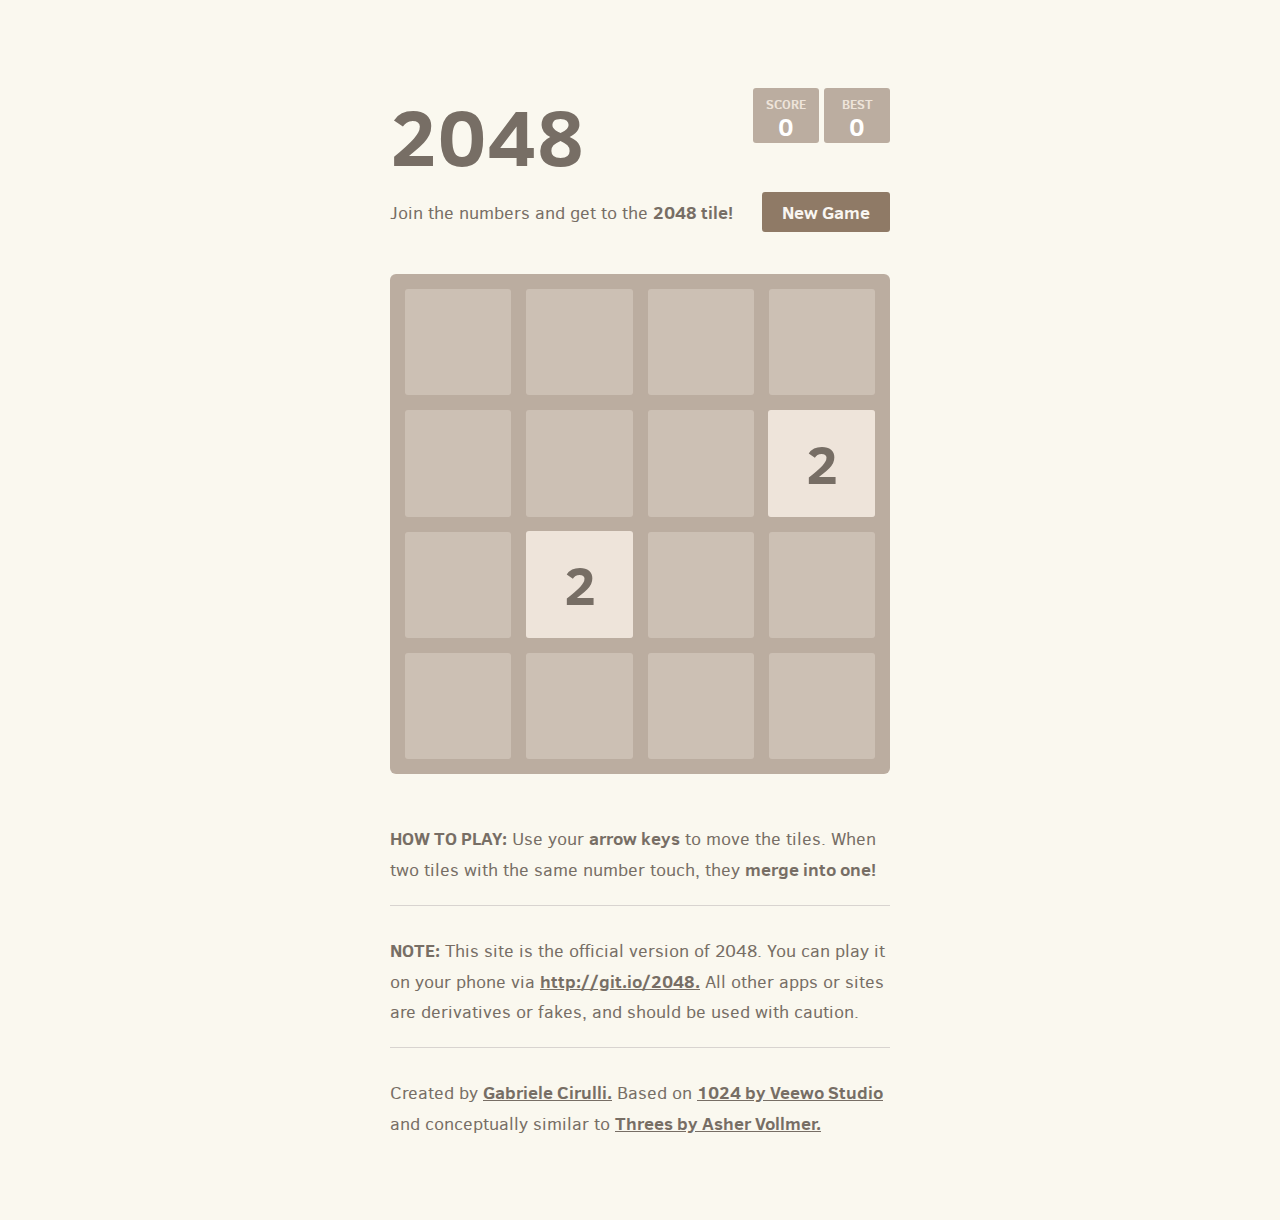
<file: 2048-master/index.html>
<!DOCTYPE html>
<html>
<head>
  <meta charset="utf-8">
  <title>2048</title>

  <link href="style/main.css" rel="stylesheet" type="text/css">
  <link rel="shortcut icon" href="favicon.ico">
  <link rel="apple-touch-icon" href="meta/apple-touch-icon.png">
  <link rel="apple-touch-startup-image" href="meta/apple-touch-startup-image-640x1096.png" media="(device-width: 320px) and (device-height: 568px) and (-webkit-device-pixel-ratio: 2)"> <!-- iPhone 5+ -->
  <link rel="apple-touch-startup-image" href="meta/apple-touch-startup-image-640x920.png"  media="(device-width: 320px) and (device-height: 480px) and (-webkit-device-pixel-ratio: 2)"> <!-- iPhone, retina -->
  <meta name="apple-mobile-web-app-capable" content="yes">
  <meta name="apple-mobile-web-app-status-bar-style" content="black">

  <meta name="HandheldFriendly" content="True">
  <meta name="MobileOptimized" content="320">
  <meta name="viewport" content="width=device-width, target-densitydpi=160dpi, initial-scale=1.0, maximum-scale=1, user-scalable=no, minimal-ui">
</head>
<body>
  <div class="container">
    <div class="heading">
      <h1 class="title">2048</h1>
      <div class="scores-container">
        <div class="score-container">0</div>
        <div class="best-container">0</div>
      </div>
    </div>

    <div class="above-game">
      <p class="game-intro">Join the numbers and get to the <strong>2048 tile!</strong></p>
      <a class="restart-button">New Game</a>
    </div>

    <div class="game-container">
      <div class="game-message">
        <p></p>
        <div class="lower">
	        <a class="keep-playing-button">Keep going</a>
          <a class="retry-button">Try again</a>
        </div>
      </div>

      <div class="grid-container">
        <div class="grid-row">
          <div class="grid-cell"></div>
          <div class="grid-cell"></div>
          <div class="grid-cell"></div>
          <div class="grid-cell"></div>
        </div>
        <div class="grid-row">
          <div class="grid-cell"></div>
          <div class="grid-cell"></div>
          <div class="grid-cell"></div>
          <div class="grid-cell"></div>
        </div>
        <div class="grid-row">
          <div class="grid-cell"></div>
          <div class="grid-cell"></div>
          <div class="grid-cell"></div>
          <div class="grid-cell"></div>
        </div>
        <div class="grid-row">
          <div class="grid-cell"></div>
          <div class="grid-cell"></div>
          <div class="grid-cell"></div>
          <div class="grid-cell"></div>
        </div>
      </div>

      <div class="tile-container">

      </div>
    </div>

    <p class="game-explanation">
      <strong class="important">How to play:</strong> Use your <strong>arrow keys</strong> to move the tiles. When two tiles with the same number touch, they <strong>merge into one!</strong>
    </p>
    <hr>
    <p>
    <strong class="important">Note:</strong> This site is the official version of 2048. You can play it on your phone via <a href="http://git.io/2048">http://git.io/2048.</a> All other apps or sites are derivatives or fakes, and should be used with caution.
    </p>
    <hr>
    <p>
    Created by <a href="http://gabrielecirulli.com" target="_blank">Gabriele Cirulli.</a> Based on <a href="https://itunes.apple.com/us/app/1024!/id823499224" target="_blank">1024 by Veewo Studio</a> and conceptually similar to <a href="http://asherv.com/threes/" target="_blank">Threes by Asher Vollmer.</a>
    </p>
  </div>

  <script src="js/bind_polyfill.js"></script>
  <script src="js/classlist_polyfill.js"></script>
  <script src="js/animframe_polyfill.js"></script>
  <script src="js/keyboard_input_manager.js"></script>
  <script src="js/html_actuator.js"></script>
  <script src="js/grid.js"></script>
  <script src="js/tile.js"></script>
  <script src="js/local_storage_manager.js"></script>
  <script src="js/game_manager.js"></script>
  <script src="js/application.js"></script>
</body>
</html>
</file>
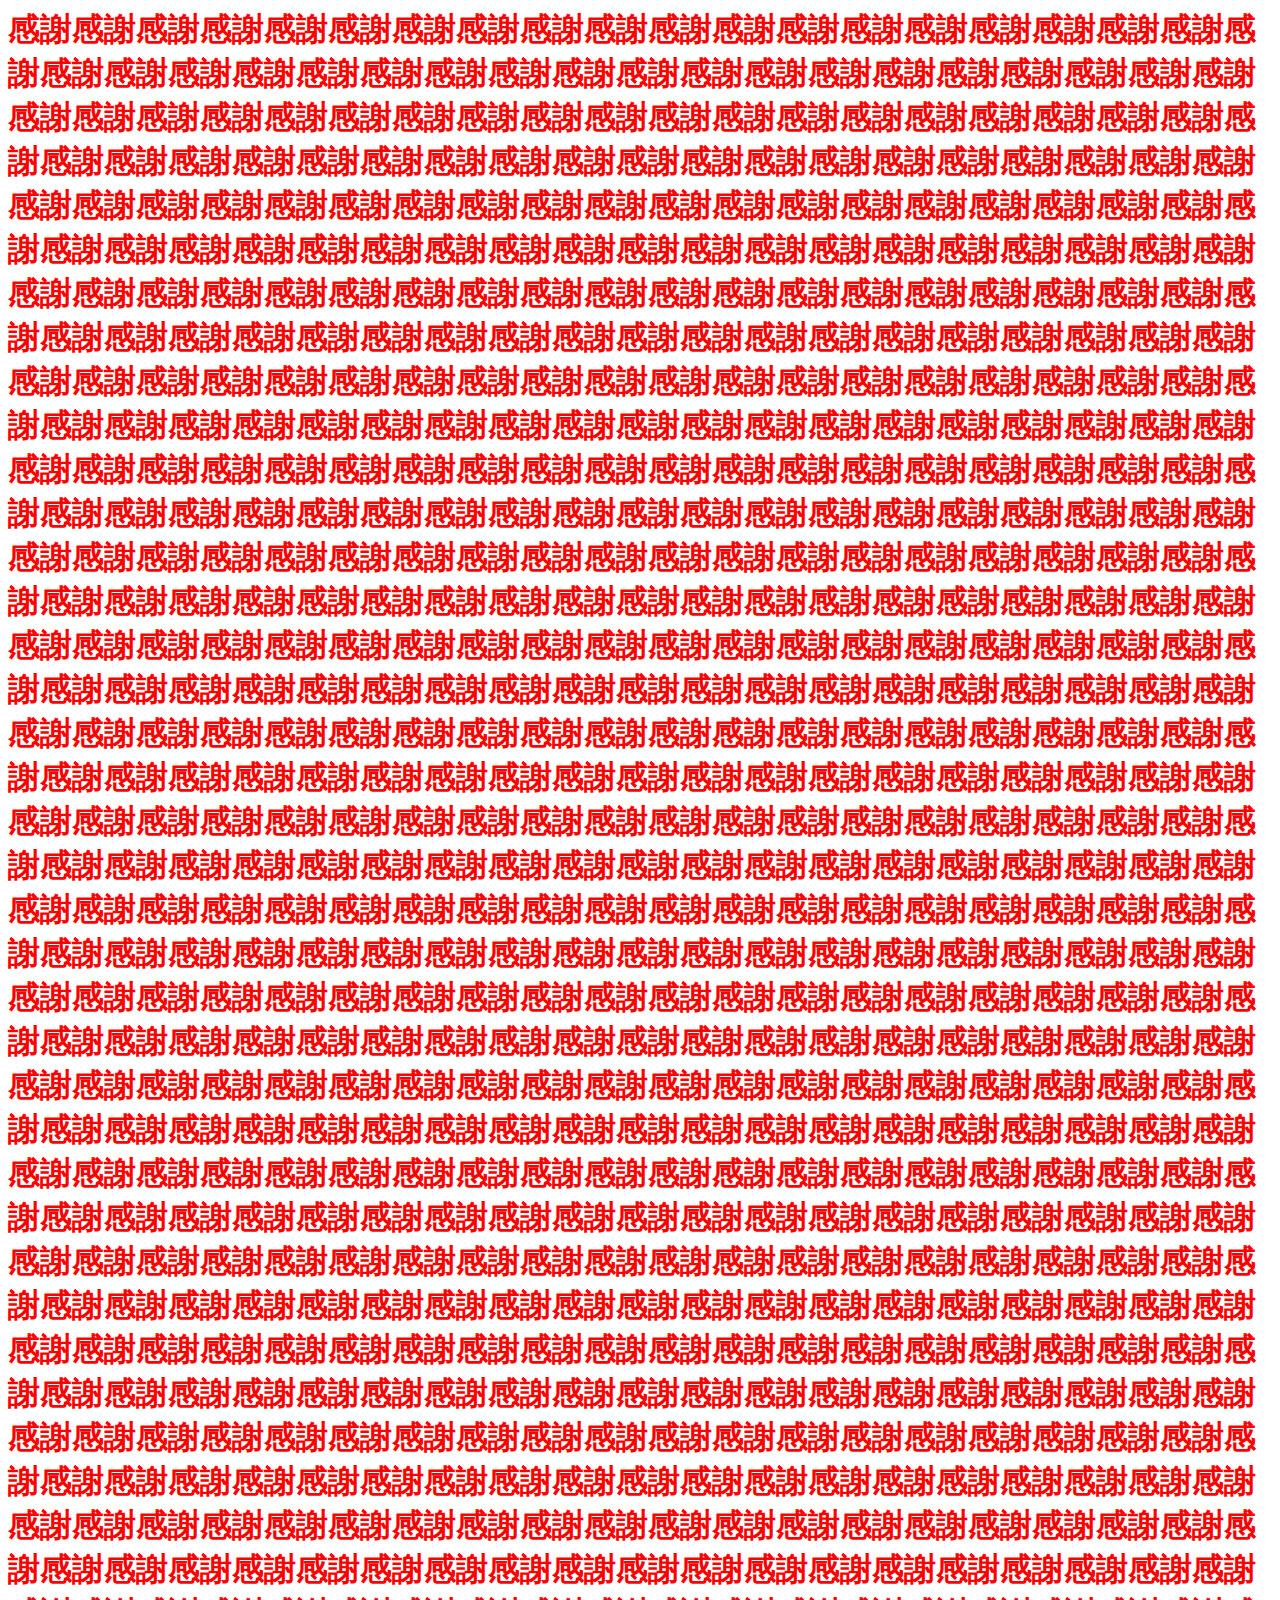
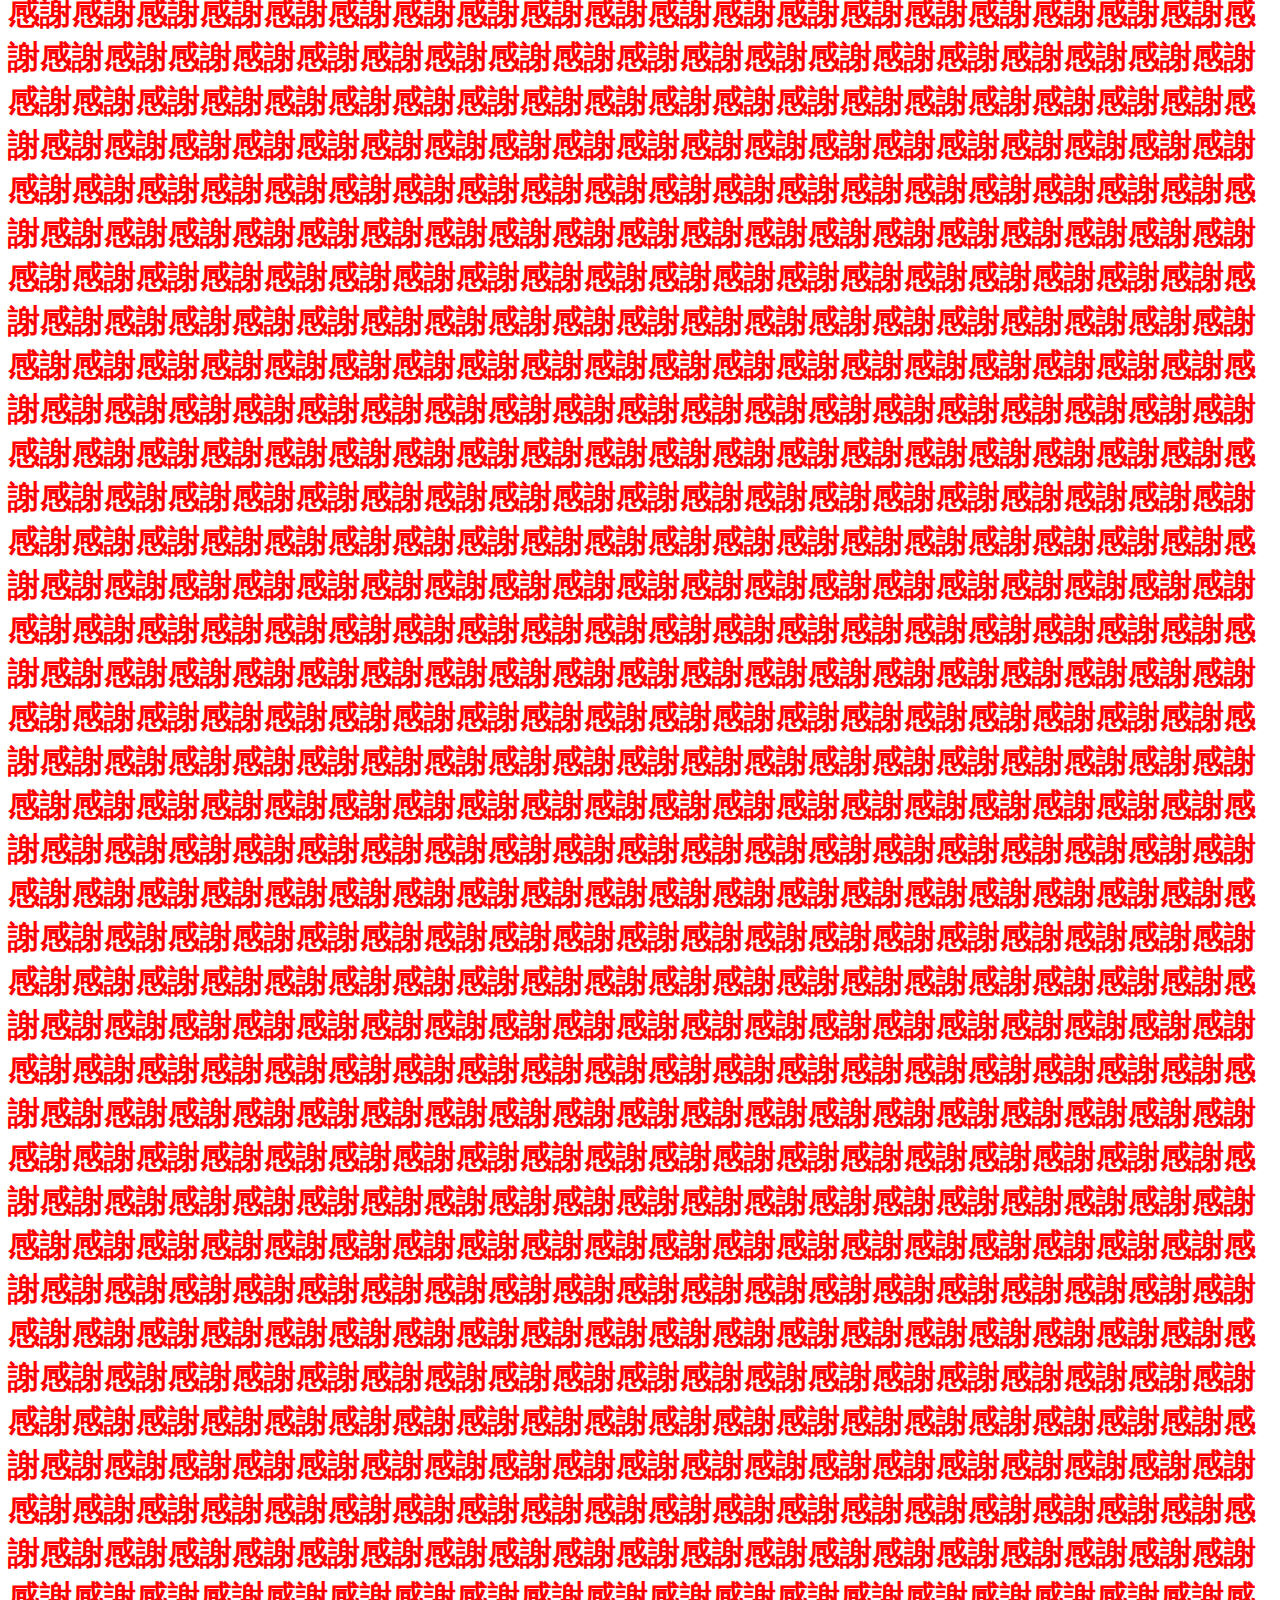
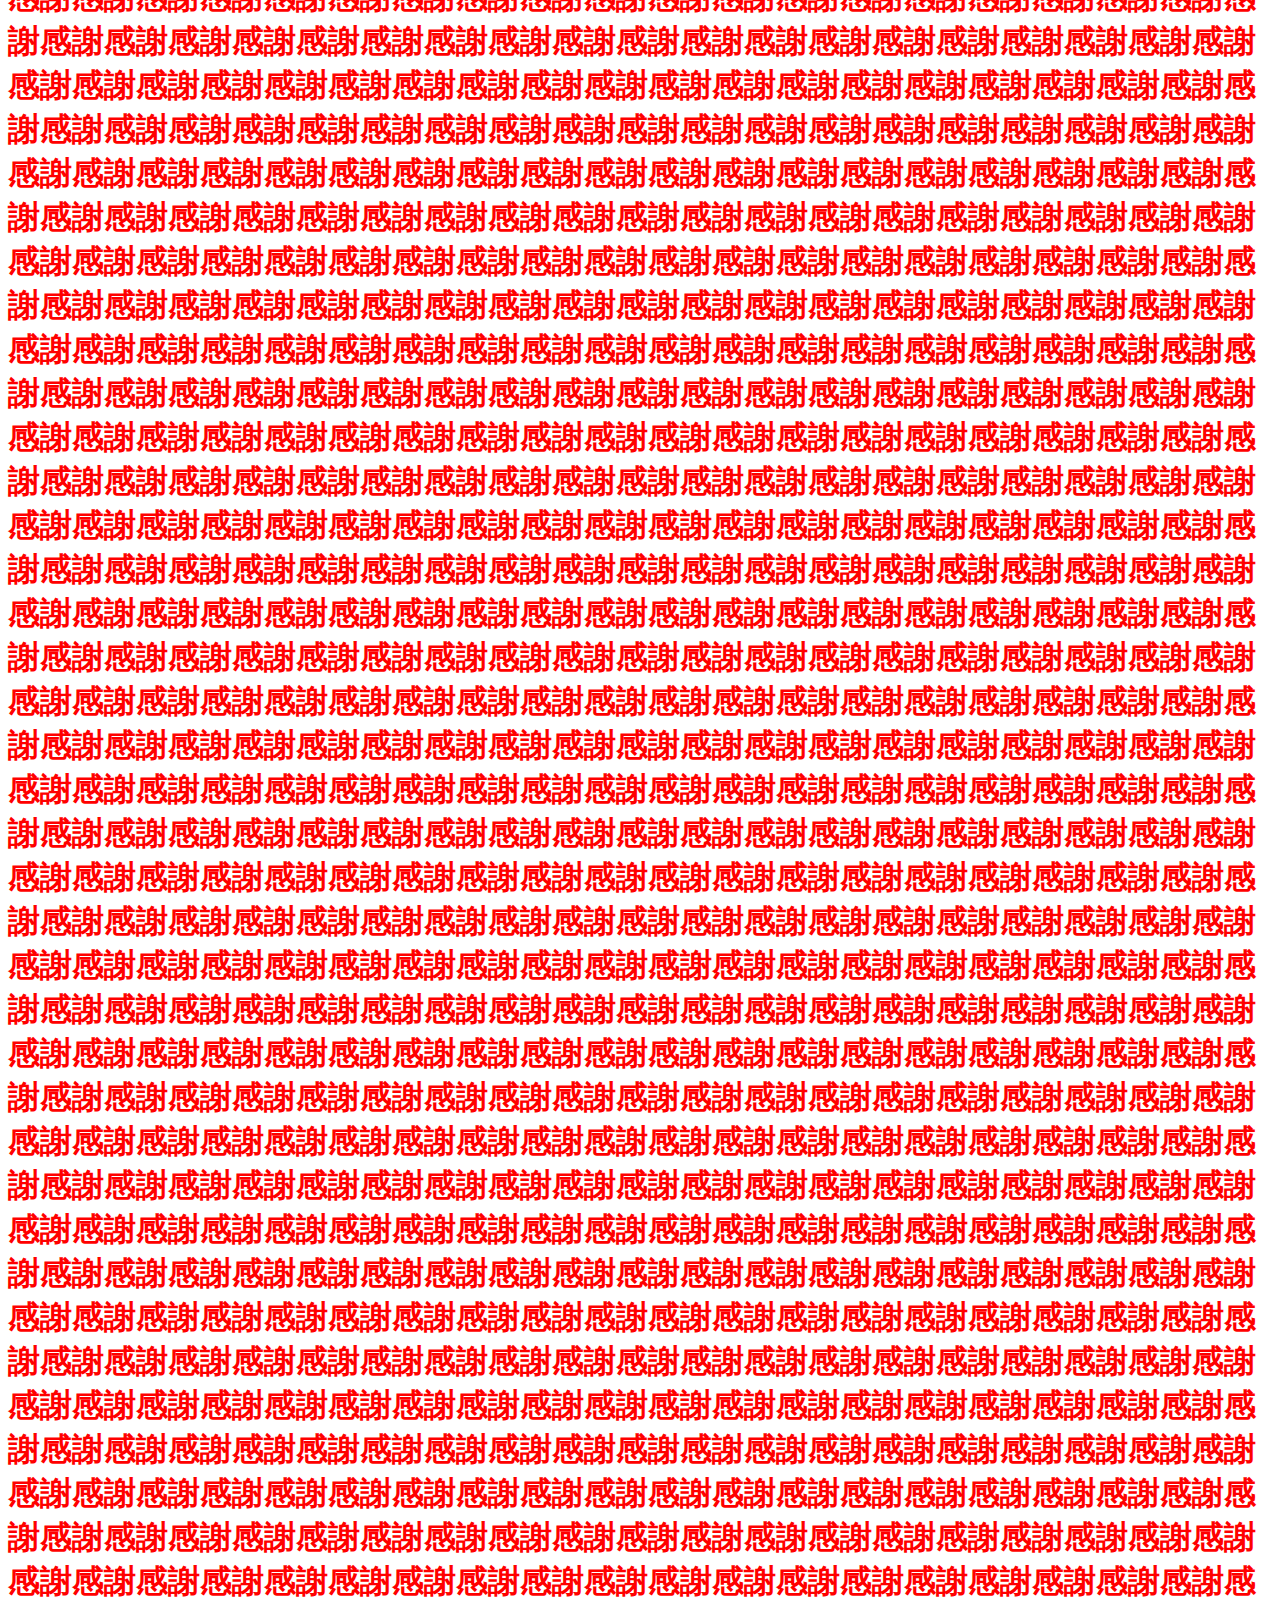
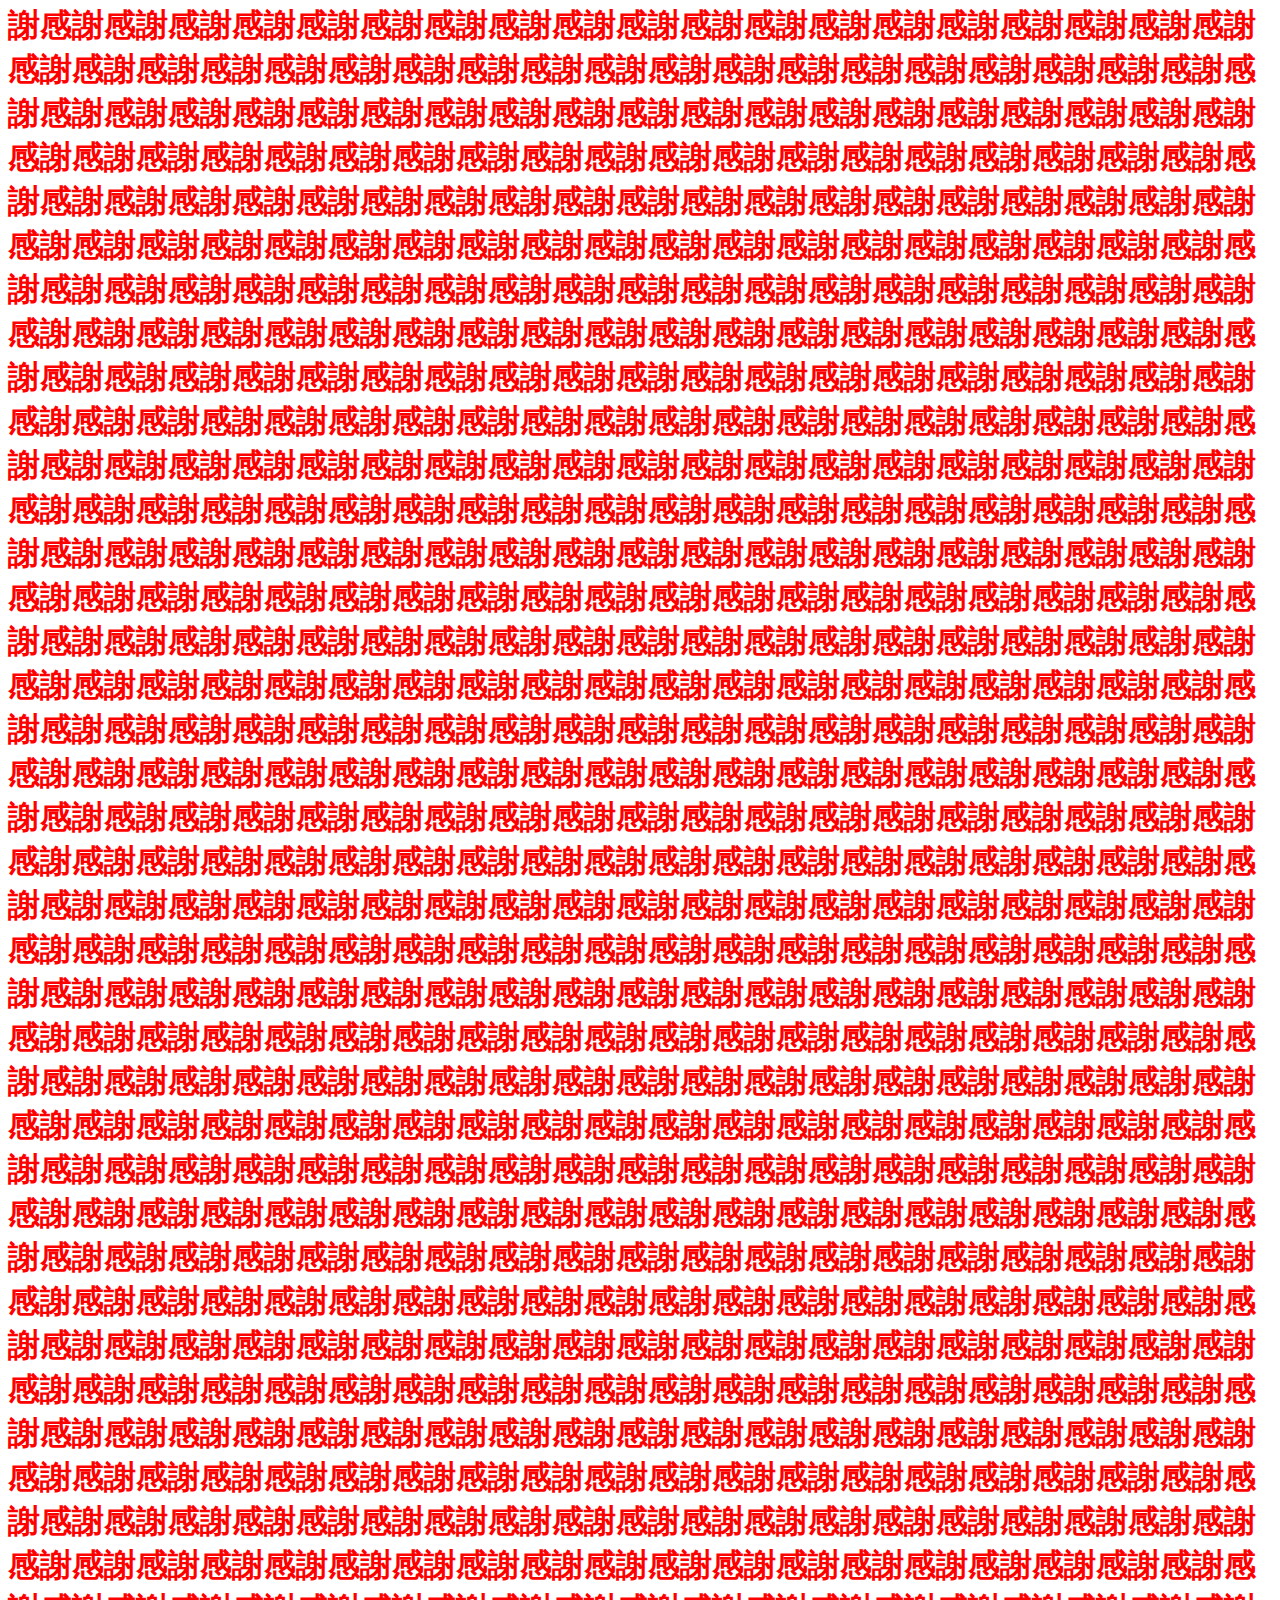
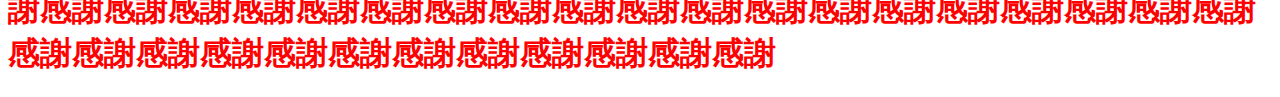
<file: kansya/kansya.html>
<body>
  <div style="background-color:black"></div>
  <h1 style="color:ff0000">感謝感謝感謝感謝感謝感謝感謝感謝感謝感謝感謝感謝感謝感謝感謝感謝感謝感謝感謝感謝感謝感謝感謝感謝感謝感謝感謝感謝感謝感謝感謝感謝感謝感謝感謝感謝感謝感謝感謝感謝感謝感謝感謝感謝感謝感謝感謝感謝感謝感謝感謝感謝感謝感謝感謝感謝感謝感謝感謝感謝感謝感謝感謝感謝感謝感謝感謝感謝感謝感謝感謝感謝感謝感謝感謝感謝感謝感謝感謝感謝感謝感謝感謝感謝感謝感謝感謝感謝感謝感謝感謝感謝感謝感謝感謝感謝感謝感謝感謝感謝感謝感謝感謝感謝感謝感謝感謝感謝感謝感謝感謝感謝感謝感謝感謝感謝感謝感謝感謝感謝感謝感謝感謝感謝感謝感謝感謝感謝感謝感謝感謝感謝感謝感謝感謝感謝感謝感謝感謝感謝感謝感謝感謝感謝感謝感謝感謝感謝感謝感謝感謝感謝感謝感謝感謝感謝感謝感謝感謝感謝感謝感謝感謝感謝感謝感謝感謝感謝感謝感謝感謝感謝感謝感謝感謝感謝感謝感謝感謝感謝感謝感謝感謝感謝感謝感謝感謝感謝感謝感謝感謝感謝感謝感謝感謝感謝感謝感謝感謝感謝感謝感謝感謝感謝感謝感謝感謝感謝感謝感謝感謝感謝感謝感謝感謝感謝感謝感謝感謝感謝感謝感謝感謝感謝感謝感謝感謝感謝感謝感謝感謝感謝感謝感謝感謝感謝感謝感謝感謝感謝感謝感謝感謝感謝感謝感謝感謝感謝感謝感謝感謝感謝感謝感謝感謝感謝感謝感謝感謝感謝感謝感謝感謝感謝感謝感謝感謝感謝感謝感謝感謝感謝感謝感謝感謝感謝感謝感謝感謝感謝感謝感謝感謝感謝感謝感謝感謝感謝感謝感謝感謝感謝感謝感謝感謝感謝感謝感謝感謝感謝感謝感謝感謝感謝感謝感謝感謝感謝感謝感謝感謝感謝感謝感謝感謝感謝感謝感謝感謝感謝感謝感謝感謝感謝感謝感謝感謝感謝感謝感謝感謝感謝感謝感謝感謝感謝感謝感謝感謝感謝感謝感謝感謝感謝感謝感謝感謝感謝感謝感謝感謝感謝感謝感謝感謝感謝感謝感謝感謝感謝感謝感謝感謝感謝感謝感謝感謝感謝感謝感謝感謝感謝感謝感謝感謝感謝感謝感謝感謝感謝感謝感謝感謝感謝感謝感謝感謝感謝感謝感謝感謝感謝感謝感謝感謝感謝感謝感謝感謝感謝感謝感謝感謝感謝感謝感謝感謝感謝感謝感謝感謝感謝感謝感謝感謝感謝感謝感謝感謝感謝感謝感謝感謝感謝感謝感謝感謝感謝感謝感謝感謝感謝感謝感謝感謝感謝感謝感謝感謝感謝感謝感謝感謝感謝感謝感謝感謝感謝感謝感謝感謝感謝感謝感謝感謝感謝感謝感謝感謝感謝感謝感謝感謝感謝感謝感謝感謝感謝感謝感謝感謝感謝感謝感謝感謝感謝感謝感謝感謝感謝感謝感謝感謝感謝感謝感謝感謝感謝感謝感謝感謝感謝感謝感謝感謝感謝感謝感謝感謝感謝感謝感謝感謝感謝感謝感謝感謝感謝感謝感謝感謝感謝感謝感謝感謝感謝感謝感謝感謝感謝感謝感謝感謝感謝感謝感謝感謝感謝感謝感謝感謝感謝感謝感謝感謝感謝感謝感謝感謝感謝感謝感謝感謝感謝感謝感謝感謝感謝感謝感謝感謝感謝感謝感謝感謝感謝感謝感謝感謝感謝感謝感謝感謝感謝感謝感謝感謝感謝感謝感謝感謝感謝感謝感謝感謝感謝感謝感謝感謝感謝感謝感謝感謝感謝感謝感謝感謝感謝感謝感謝感謝感謝感謝感謝感謝感謝感謝感謝感謝感謝感謝感謝感謝感謝感謝感謝感謝感謝感謝感謝感謝感謝感謝感謝感謝感謝感謝感謝感謝感謝感謝感謝感謝感謝感謝感謝感謝感謝感謝感謝感謝感謝感謝感謝感謝感謝感謝感謝感謝感謝感謝感謝感謝感謝感謝感謝感謝感謝感謝感謝感謝感謝感謝感謝感謝感謝感謝感謝感謝感謝感謝感謝感謝感謝感謝感謝感謝感謝感謝感謝感謝感謝感謝感謝感謝感謝感謝感謝感謝感謝感謝感謝感謝感謝感謝感謝感謝感謝感謝感謝感謝感謝感謝感謝感謝感謝感謝感謝感謝感謝感謝感謝感謝感謝感謝感謝感謝感謝感謝感謝感謝感謝感謝感謝感謝感謝感謝感謝感謝感謝感謝感謝感謝感謝感謝感謝感謝感謝感謝感謝感謝感謝感謝感謝感謝感謝感謝感謝感謝感謝感謝感謝感謝感謝感謝感謝感謝感謝感謝感謝感謝感謝感謝感謝感謝感謝感謝感謝感謝感謝感謝感謝感謝感謝感謝感謝感謝感謝感謝感謝感謝感謝感謝感謝感謝感謝感謝感謝感謝感謝感謝感謝感謝感謝感謝感謝感謝感謝感謝感謝感謝感謝感謝感謝感謝感謝感謝感謝感謝感謝感謝感謝感謝感謝感謝感謝感謝感謝感謝感謝感謝感謝感謝感謝感謝感謝感謝感謝感謝感謝感謝感謝感謝感謝感謝感謝感謝感謝感謝感謝感謝感謝感謝感謝感謝感謝感謝感謝感謝感謝感謝感謝感謝感謝感謝感謝感謝感謝感謝感謝感謝感謝感謝感謝感謝感謝感謝感謝感謝感謝感謝感謝感謝感謝感謝感謝感謝感謝感謝感謝感謝感謝感謝感謝感謝感謝感謝感謝感謝感謝感謝感謝感謝感謝感謝感謝感謝感謝感謝感謝感謝感謝感謝感謝感謝感謝感謝感謝感謝感謝感謝感謝感謝感謝感謝感謝感謝感謝感謝感謝感謝感謝感謝感謝感謝感謝感謝感謝感謝感謝感謝感謝感謝感謝感謝感謝感謝感謝感謝感謝感謝感謝感謝感謝感謝感謝感謝感謝感謝感謝感謝感謝感謝感謝感謝感謝感謝感謝感謝感謝感謝感謝感謝感謝感謝感謝感謝感謝感謝感謝感謝感謝感謝感謝感謝感謝感謝感謝感謝感謝感謝感謝感謝感謝感謝感謝感謝感謝感謝感謝感謝感謝感謝感謝感謝感謝感謝感謝感謝感謝感謝感謝感謝感謝感謝感謝感謝感謝感謝感謝感謝感謝感謝感謝感謝感謝感謝感謝感謝感謝感謝感謝感謝感謝感謝感謝感謝感謝感謝感謝感謝感謝感謝感謝感謝感謝感謝感謝感謝感謝感謝感謝感謝感謝感謝感謝感謝感謝感謝感謝感謝感謝感謝感謝感謝感謝感謝感謝感謝感謝感謝感謝感謝感謝感謝感謝感謝感謝感謝感謝感謝感謝感謝感謝感謝感謝感謝感謝感謝感謝感謝感謝感謝感謝感謝感謝感謝感謝感謝感謝感謝感謝感謝感謝感謝感謝感謝感謝感謝感謝感謝感謝感謝感謝感謝感謝感謝感謝感謝感謝感謝感謝感謝感謝感謝感謝感謝感謝感謝感謝感謝感謝感謝感謝感謝感謝感謝感謝感謝感謝感謝感謝感謝感謝感謝感謝感謝感謝感謝感謝感謝感謝感謝感謝感謝感謝感謝感謝感謝感謝感謝感謝感謝感謝感謝感謝感謝感謝感謝感謝感謝感謝感謝感謝感謝感謝感謝感謝感謝感謝感謝感謝感謝感謝感謝感謝感謝感謝感謝感謝感謝感謝感謝感謝感謝感謝感謝感謝感謝感謝感謝感謝感謝感謝感謝感謝感謝感謝感謝感謝感謝感謝感謝感謝感謝感謝感謝感謝感謝感謝感謝感謝感謝感謝感謝感謝感謝感謝感謝感謝感謝感謝感謝感謝感謝感謝感謝感謝感謝感謝感謝感謝感謝感謝感謝感謝感謝感謝感謝感謝感謝感謝感謝感謝感謝感謝感謝感謝感謝感謝感謝感謝感謝感謝感謝感謝感謝感謝感謝感謝感謝感謝感謝感謝感謝感謝感謝感謝感謝感謝感謝感謝感謝感謝感謝感謝感謝感謝感謝感謝感謝感謝感謝感謝感謝感謝感謝感謝感謝感謝感謝感謝感謝感謝感謝感謝感謝感謝感謝感謝感謝感謝感謝感謝感謝感謝感謝感謝感謝感謝感謝感謝感謝感謝感謝感謝感謝感謝感謝感謝感謝感謝感謝感謝感謝感謝感謝感謝感謝感謝感謝感謝感謝感謝感謝感謝感謝感謝感謝感謝感謝感謝感謝感謝感謝感謝感謝感謝感謝感謝感謝感謝感謝感謝感謝感謝感謝感謝感謝感謝感謝感謝感謝感謝感謝感謝感謝感謝感謝感謝感謝感謝感謝感謝感謝感謝感謝感謝感謝感謝感謝感謝感謝感謝感謝感謝感謝感謝感謝感謝感謝感謝感謝感謝感謝感謝感謝感謝感謝感謝感謝感謝感謝感謝感謝感謝感謝感謝感謝感謝感謝感謝感謝感謝感謝感謝感謝感謝感謝感謝感謝感謝感謝感謝感謝感謝感謝感謝感謝感謝感謝感謝感謝感謝感謝感謝感謝感謝感謝感謝感謝感謝感謝感謝感謝感謝感謝感謝感謝感謝感謝感謝感謝感謝感謝感謝感謝感謝感謝感謝感謝感謝感謝感謝感謝感謝感謝感謝感謝感謝感謝感謝感謝感謝感謝感謝感謝感謝感謝感謝感謝感謝感謝感謝感謝感謝感謝感謝感謝感謝感謝感謝感謝感謝感謝感謝感謝感謝感謝感謝感謝感謝感謝感謝感謝感謝感謝感謝感謝感謝感謝感謝感謝感謝感謝感謝感謝感謝感謝感謝感謝感謝感謝感謝感謝感謝感謝感謝感謝感謝感謝感謝感謝感謝感謝感謝感謝感謝感謝感謝感謝感謝感謝感謝感謝感謝感謝感謝感謝感謝感謝感謝感謝感謝感謝感謝感謝感謝感謝感謝感謝感謝感謝感謝感謝感謝感謝感謝感謝感謝感謝感謝感謝感謝感謝感謝感謝感謝感謝感謝感謝感謝感謝感謝感謝感謝感謝感謝感謝感謝感謝感謝感謝感謝感謝感謝感謝感謝感謝感謝感謝感謝感謝感謝感謝感謝感謝感謝感謝感謝感謝感謝感謝感謝感謝感謝感謝感謝感謝感謝感謝感謝感謝感謝感謝感謝感謝感謝感謝感謝感謝感謝感謝感謝感謝感謝感謝感謝感謝感謝感謝感謝感謝感謝感謝感謝感謝感謝感謝感謝感謝感謝感謝感謝感謝感謝感謝感謝感謝感謝感謝感謝感謝感謝感謝感謝感謝感謝感謝感謝感謝感謝感謝感謝感謝感謝感謝感謝感謝感謝感謝感謝感謝感謝感謝感謝感謝感謝感謝感謝感謝感謝感謝感謝感謝感謝感謝感謝感謝感謝感謝感謝感謝感謝感謝感謝感謝感謝感謝感謝感謝感謝感謝感謝感謝感謝感謝感謝感謝感謝感謝感謝感謝感謝感謝感謝感謝感謝感謝感謝感謝感謝感謝感謝感謝感謝感謝感謝感謝感謝感謝感謝感謝感謝感謝感謝感謝感謝感謝感謝感謝感謝感謝感謝感謝感謝感謝感謝感謝感謝感謝感謝感謝感謝感謝感謝感謝感謝感謝感謝感謝感謝感謝感謝感謝感謝感謝感謝感謝感謝感謝感謝感謝感謝感謝感謝感謝感謝感謝感謝感謝感謝感謝感謝感謝感謝感謝感謝感謝感謝感謝感謝感謝感謝感謝感謝感謝感謝感謝感謝感謝感謝感謝感謝感謝感謝感謝感謝感謝感謝感謝感謝感謝感謝感謝感謝感謝感謝感謝感謝感謝感謝感謝感謝感謝感謝感謝感謝感謝感謝感謝感謝感謝感謝感謝感謝感謝感謝感謝感謝感謝感謝感謝感謝感謝感謝感謝感謝感謝感謝感謝感謝感謝感謝感謝感謝感謝感謝感謝感謝感謝感謝感謝感謝感謝感謝感謝感謝感謝感謝感謝感謝感謝感謝感謝感謝感謝感謝感謝感謝感謝感謝感謝感謝感謝感謝感謝感謝感謝感謝感謝感謝感謝感謝感謝感謝感謝感謝感謝感謝感謝感謝感謝感謝感謝感謝感謝感謝感謝感謝感謝感謝感謝感謝感謝感謝感謝感謝感謝感謝感謝感謝感謝感謝感謝感謝感謝感謝感謝感謝感謝感謝感謝感謝感謝感謝感謝感謝感謝感謝感謝感謝感謝感謝感謝感謝感謝感謝感謝感謝感謝感謝感謝感謝感謝感謝感謝感謝感謝感謝感謝感謝感謝感謝感謝感謝感謝感謝感謝感謝感謝感謝感謝感謝感謝感謝感謝感謝感謝感謝感謝感謝感謝感謝感謝感謝感謝感謝感謝感謝感謝感謝感謝感謝感謝感謝感謝感謝感謝感謝感謝感謝感謝感謝感謝感謝感謝感謝感謝感謝感謝感謝感謝感謝感謝感謝感謝感謝感謝感謝感謝感謝感謝感謝感謝感謝感謝感謝感謝感謝感謝感謝感謝感謝感謝感謝感謝感謝感謝感謝感謝感謝感謝感謝感謝感謝感謝感謝感謝感謝感謝感謝感謝感謝感謝感謝感謝感謝感謝感謝感謝感謝感謝感謝感謝感謝感謝感謝感謝感謝感謝感謝感謝感謝感謝感謝感謝感謝感謝感謝感謝感謝感謝感謝感謝感謝感謝感謝感謝感謝感謝感謝感謝感謝感謝感謝感謝感謝感謝感謝感謝感謝感謝感謝感謝感謝感謝感謝感謝感謝感謝感謝感謝感謝感謝感謝感謝感謝感謝感謝感謝感謝感謝感謝感謝感謝感謝感謝感謝感謝感謝感謝感謝感謝感謝感謝感謝感謝感謝感謝感謝感謝感謝感謝感謝感謝感謝感謝感謝感謝感謝感謝感謝感謝感謝感謝感謝感謝感謝感謝感謝感謝感謝感謝感謝感謝感謝感謝感謝感謝感謝感謝感謝感謝感謝感謝感謝感謝感謝感謝感謝感謝感謝感謝感謝感謝感謝感謝感謝感謝感謝感謝感謝感謝感謝感謝感謝感謝感謝感謝感謝感謝感謝感謝感謝感謝感謝感謝感謝感謝感謝感謝感謝感謝感謝感謝感謝感謝感謝感謝感謝感謝感謝感謝感謝感謝感謝感謝感謝感謝感謝感謝感謝感謝感謝感謝感謝感謝感謝感謝感謝感謝感謝感謝感謝感謝感謝感謝感謝感謝感謝感謝感謝感謝感謝感謝感謝感謝感謝感謝感謝感謝感謝感謝感謝感謝感謝感謝感謝感謝感謝感謝感謝感謝感謝感謝感謝感謝感謝感謝感謝感謝感謝感謝感謝感謝感謝感謝感謝感謝感謝感謝感謝感謝感謝感謝感謝感謝感謝感謝感謝感謝感謝感謝感謝感謝感謝感謝感謝感謝感謝感謝感謝感謝感謝感謝感謝感謝感謝感謝感謝感謝感謝感謝感謝感謝感謝感謝感謝感謝感謝感謝感謝感謝感謝感謝感謝感謝感謝感謝感謝感謝感謝感謝感謝感謝感謝感謝感謝感謝感謝感謝感謝感謝感謝感謝感謝感謝感謝感謝感謝感謝感謝感謝感謝感謝感謝感謝感謝感謝感謝感謝感謝感謝感謝感謝感謝感謝感謝感謝感謝感謝感謝感謝感謝感謝感謝感謝感謝感謝感謝感謝感謝感謝感謝感謝感謝感謝感謝感謝感謝感謝感謝感謝感謝感謝感謝感謝感謝感謝感謝感謝感謝感謝感謝感謝感謝感謝感謝感謝感謝感謝感謝感謝感謝感謝感謝感謝感謝感謝感謝感謝感謝感謝感謝感謝感謝感謝感謝感謝感謝感謝感謝感謝感謝感謝感謝感謝感謝感謝感謝感謝感謝感謝感謝感謝感謝感謝感謝感謝感謝感謝感謝感謝感謝感謝感謝感謝感謝感謝感謝感謝感謝感謝感謝感謝感謝感謝感謝感謝感謝感謝感謝感謝感謝感謝感謝感謝感謝感謝感謝感謝感謝感謝感謝感謝感謝感謝感謝感謝感謝感謝感謝感謝感謝感謝感謝感謝感謝感謝感謝感謝感謝感謝感謝感謝感謝感謝感謝感謝感謝感謝感謝感謝感謝感謝感謝感謝感謝感謝感謝感謝感謝感謝感謝感謝感謝感謝感謝感謝感謝感謝感謝感謝感謝感謝感謝感謝感謝感謝感謝感謝感謝感謝感謝感謝感謝感謝感謝感謝感謝感謝感謝感謝感謝感謝感謝感謝感謝感謝感謝感謝感謝感謝感謝感謝感謝感謝感謝感謝感謝感謝感謝感謝感謝感謝感謝感謝感謝感謝感謝感謝感謝感謝感謝感謝感謝感謝感謝感謝感謝感謝感謝感謝感謝感謝感謝感謝感謝感謝感謝感謝感謝感謝感謝感謝感謝感謝感謝感謝感謝感謝感謝感謝感謝感謝感謝感謝感謝感謝感謝感謝感謝感謝感謝感謝感謝感謝感謝感謝感謝感謝感謝感謝感謝感謝感謝感謝感謝感謝感謝感謝感謝感謝感謝感謝感謝感謝感謝感謝感謝感謝感謝感謝感謝感謝感謝感謝感謝感謝感謝感謝感謝感謝感謝感謝感謝感謝感謝感謝感謝感謝感謝感謝感謝感謝感謝感謝感謝感謝感謝感謝感謝感謝感謝感謝感謝感謝感謝感謝感謝感謝感謝感謝感謝感謝感謝感謝感謝感謝感謝感謝感謝感謝感謝感謝感謝感謝感謝感謝感謝感謝感謝感謝感謝感謝感謝感謝感謝感謝感謝感謝感謝感謝感謝感謝感謝感謝感謝感謝感謝感謝感謝感謝感謝感謝感謝感謝感謝感謝感謝感謝感謝感謝感謝感謝感謝感謝感謝感謝感謝感謝感謝感謝感謝感謝感謝感謝感謝感謝感謝感謝感謝感謝感謝感謝感謝感謝感謝感謝感謝感謝感謝感謝感謝感謝感謝感謝感謝感謝感謝感謝感謝感謝感謝感謝感謝感謝感謝感謝感謝感謝感謝感謝感謝感謝感謝感謝感謝感謝感謝感謝感謝感謝感謝感謝感謝感謝感謝感謝感謝感謝感謝感謝感謝感謝感謝感謝感謝感謝感謝感謝感謝感謝感謝感謝感謝感謝感謝感謝感謝感謝感謝感謝感謝感謝感謝感謝感謝感謝感謝感謝感謝感謝感謝感謝感謝感謝感謝
</body>
</file>
<file: 2048-master/style/main.css>
@import url(fonts/clear-sans.css);
html, body {
  margin: 0;
  padding: 0;
  background: #faf8ef;
  color: #776e65;
  font-family: "Clear Sans", "Helvetica Neue", Arial, sans-serif;
  font-size: 18px; }

body {
  margin: 80px 0; }

.heading:after {
  content: "";
  display: block;
  clear: both; }

h1.title {
  font-size: 80px;
  font-weight: bold;
  margin: 0;
  display: block;
  float: left; }

@-webkit-keyframes move-up {
  0% {
    top: 25px;
    opacity: 1; }

  100% {
    top: -50px;
    opacity: 0; } }
@-moz-keyframes move-up {
  0% {
    top: 25px;
    opacity: 1; }

  100% {
    top: -50px;
    opacity: 0; } }
@keyframes move-up {
  0% {
    top: 25px;
    opacity: 1; }

  100% {
    top: -50px;
    opacity: 0; } }
.scores-container {
  float: right;
  text-align: right; }

.score-container, .best-container {
  position: relative;
  display: inline-block;
  background: #bbada0;
  padding: 15px 25px;
  font-size: 25px;
  height: 25px;
  line-height: 47px;
  font-weight: bold;
  border-radius: 3px;
  color: white;
  margin-top: 8px;
  text-align: center; }
  .score-container:after, .best-container:after {
    position: absolute;
    width: 100%;
    top: 10px;
    left: 0;
    text-transform: uppercase;
    font-size: 13px;
    line-height: 13px;
    text-align: center;
    color: #eee4da; }
  .score-container .score-addition, .best-container .score-addition {
    position: absolute;
    right: 30px;
    color: red;
    font-size: 25px;
    line-height: 25px;
    font-weight: bold;
    color: rgba(119, 110, 101, 0.9);
    z-index: 100;
    -webkit-animation: move-up 600ms ease-in;
    -moz-animation: move-up 600ms ease-in;
    animation: move-up 600ms ease-in;
    -webkit-animation-fill-mode: both;
    -moz-animation-fill-mode: both;
    animation-fill-mode: both; }

.score-container:after {
  content: "Score"; }

.best-container:after {
  content: "Best"; }

p {
  margin-top: 0;
  margin-bottom: 10px;
  line-height: 1.65; }

a {
  color: #776e65;
  font-weight: bold;
  text-decoration: underline;
  cursor: pointer; }

strong.important {
  text-transform: uppercase; }

hr {
  border: none;
  border-bottom: 1px solid #d8d4d0;
  margin-top: 20px;
  margin-bottom: 30px; }

.container {
  width: 500px;
  margin: 0 auto; }

@-webkit-keyframes fade-in {
  0% {
    opacity: 0; }

  100% {
    opacity: 1; } }
@-moz-keyframes fade-in {
  0% {
    opacity: 0; }

  100% {
    opacity: 1; } }
@keyframes fade-in {
  0% {
    opacity: 0; }

  100% {
    opacity: 1; } }
.game-container {
  margin-top: 40px;
  position: relative;
  padding: 15px;
  cursor: default;
  -webkit-touch-callout: none;
  -ms-touch-callout: none;
  -webkit-user-select: none;
  -moz-user-select: none;
  -ms-user-select: none;
  -ms-touch-action: none;
  touch-action: none;
  background: #bbada0;
  border-radius: 6px;
  width: 500px;
  height: 500px;
  -webkit-box-sizing: border-box;
  -moz-box-sizing: border-box;
  box-sizing: border-box; }
  .game-container .game-message {
    display: none;
    position: absolute;
    top: 0;
    right: 0;
    bottom: 0;
    left: 0;
    background: rgba(238, 228, 218, 0.5);
    z-index: 100;
    text-align: center;
    -webkit-animation: fade-in 800ms ease 1200ms;
    -moz-animation: fade-in 800ms ease 1200ms;
    animation: fade-in 800ms ease 1200ms;
    -webkit-animation-fill-mode: both;
    -moz-animation-fill-mode: both;
    animation-fill-mode: both; }
    .game-container .game-message p {
      font-size: 60px;
      font-weight: bold;
      height: 60px;
      line-height: 60px;
      margin-top: 222px; }
    .game-container .game-message .lower {
      display: block;
      margin-top: 59px; }
    .game-container .game-message a {
      display: inline-block;
      background: #8f7a66;
      border-radius: 3px;
      padding: 0 20px;
      text-decoration: none;
      color: #f9f6f2;
      height: 40px;
      line-height: 42px;
      margin-left: 9px; }
      .game-container .game-message a.keep-playing-button {
        display: none; }
    .game-container .game-message.game-won {
      background: rgba(237, 194, 46, 0.5);
      color: #f9f6f2; }
      .game-container .game-message.game-won a.keep-playing-button {
        display: inline-block; }
    .game-container .game-message.game-won, .game-container .game-message.game-over {
      display: block; }

.grid-container {
  position: absolute;
  z-index: 1; }

.grid-row {
  margin-bottom: 15px; }
  .grid-row:last-child {
    margin-bottom: 0; }
  .grid-row:after {
    content: "";
    display: block;
    clear: both; }

.grid-cell {
  width: 106.25px;
  height: 106.25px;
  margin-right: 15px;
  float: left;
  border-radius: 3px;
  background: rgba(238, 228, 218, 0.35); }
  .grid-cell:last-child {
    margin-right: 0; }

.tile-container {
  position: absolute;
  z-index: 2; }

.tile, .tile .tile-inner {
  width: 107px;
  height: 107px;
  line-height: 107px; }
.tile.tile-position-1-1 {
  -webkit-transform: translate(0px, 0px);
  -moz-transform: translate(0px, 0px);
  -ms-transform: translate(0px, 0px);
  transform: translate(0px, 0px); }
.tile.tile-position-1-2 {
  -webkit-transform: translate(0px, 121px);
  -moz-transform: translate(0px, 121px);
  -ms-transform: translate(0px, 121px);
  transform: translate(0px, 121px); }
.tile.tile-position-1-3 {
  -webkit-transform: translate(0px, 242px);
  -moz-transform: translate(0px, 242px);
  -ms-transform: translate(0px, 242px);
  transform: translate(0px, 242px); }
.tile.tile-position-1-4 {
  -webkit-transform: translate(0px, 363px);
  -moz-transform: translate(0px, 363px);
  -ms-transform: translate(0px, 363px);
  transform: translate(0px, 363px); }
.tile.tile-position-2-1 {
  -webkit-transform: translate(121px, 0px);
  -moz-transform: translate(121px, 0px);
  -ms-transform: translate(121px, 0px);
  transform: translate(121px, 0px); }
.tile.tile-position-2-2 {
  -webkit-transform: translate(121px, 121px);
  -moz-transform: translate(121px, 121px);
  -ms-transform: translate(121px, 121px);
  transform: translate(121px, 121px); }
.tile.tile-position-2-3 {
  -webkit-transform: translate(121px, 242px);
  -moz-transform: translate(121px, 242px);
  -ms-transform: translate(121px, 242px);
  transform: translate(121px, 242px); }
.tile.tile-position-2-4 {
  -webkit-transform: translate(121px, 363px);
  -moz-transform: translate(121px, 363px);
  -ms-transform: translate(121px, 363px);
  transform: translate(121px, 363px); }
.tile.tile-position-3-1 {
  -webkit-transform: translate(242px, 0px);
  -moz-transform: translate(242px, 0px);
  -ms-transform: translate(242px, 0px);
  transform: translate(242px, 0px); }
.tile.tile-position-3-2 {
  -webkit-transform: translate(242px, 121px);
  -moz-transform: translate(242px, 121px);
  -ms-transform: translate(242px, 121px);
  transform: translate(242px, 121px); }
.tile.tile-position-3-3 {
  -webkit-transform: translate(242px, 242px);
  -moz-transform: translate(242px, 242px);
  -ms-transform: translate(242px, 242px);
  transform: translate(242px, 242px); }
.tile.tile-position-3-4 {
  -webkit-transform: translate(242px, 363px);
  -moz-transform: translate(242px, 363px);
  -ms-transform: translate(242px, 363px);
  transform: translate(242px, 363px); }
.tile.tile-position-4-1 {
  -webkit-transform: translate(363px, 0px);
  -moz-transform: translate(363px, 0px);
  -ms-transform: translate(363px, 0px);
  transform: translate(363px, 0px); }
.tile.tile-position-4-2 {
  -webkit-transform: translate(363px, 121px);
  -moz-transform: translate(363px, 121px);
  -ms-transform: translate(363px, 121px);
  transform: translate(363px, 121px); }
.tile.tile-position-4-3 {
  -webkit-transform: translate(363px, 242px);
  -moz-transform: translate(363px, 242px);
  -ms-transform: translate(363px, 242px);
  transform: translate(363px, 242px); }
.tile.tile-position-4-4 {
  -webkit-transform: translate(363px, 363px);
  -moz-transform: translate(363px, 363px);
  -ms-transform: translate(363px, 363px);
  transform: translate(363px, 363px); }

.tile {
  position: absolute;
  -webkit-transition: 100ms ease-in-out;
  -moz-transition: 100ms ease-in-out;
  transition: 100ms ease-in-out;
  -webkit-transition-property: -webkit-transform;
  -moz-transition-property: -moz-transform;
  transition-property: transform; }
  .tile .tile-inner {
    border-radius: 3px;
    background: #eee4da;
    text-align: center;
    font-weight: bold;
    z-index: 10;
    font-size: 55px; }
  .tile.tile-2 .tile-inner {
    background: #eee4da;
    box-shadow: 0 0 30px 10px rgba(243, 215, 116, 0), inset 0 0 0 1px rgba(255, 255, 255, 0); }
  .tile.tile-4 .tile-inner {
    background: #ede0c8;
    box-shadow: 0 0 30px 10px rgba(243, 215, 116, 0), inset 0 0 0 1px rgba(255, 255, 255, 0); }
  .tile.tile-8 .tile-inner {
    color: #f9f6f2;
    background: #f2b179; }
  .tile.tile-16 .tile-inner {
    color: #f9f6f2;
    background: #f59563; }
  .tile.tile-32 .tile-inner {
    color: #f9f6f2;
    background: #f67c5f; }
  .tile.tile-64 .tile-inner {
    color: #f9f6f2;
    background: #f65e3b; }
  .tile.tile-128 .tile-inner {
    color: #f9f6f2;
    background: #edcf72;
    box-shadow: 0 0 30px 10px rgba(243, 215, 116, 0.2381), inset 0 0 0 1px rgba(255, 255, 255, 0.14286);
    font-size: 45px; }
    @media screen and (max-width: 520px) {
      .tile.tile-128 .tile-inner {
        font-size: 25px; } }
  .tile.tile-256 .tile-inner {
    color: #f9f6f2;
    background: #edcc61;
    box-shadow: 0 0 30px 10px rgba(243, 215, 116, 0.31746), inset 0 0 0 1px rgba(255, 255, 255, 0.19048);
    font-size: 45px; }
    @media screen and (max-width: 520px) {
      .tile.tile-256 .tile-inner {
        font-size: 25px; } }
  .tile.tile-512 .tile-inner {
    color: #f9f6f2;
    background: #edc850;
    box-shadow: 0 0 30px 10px rgba(243, 215, 116, 0.39683), inset 0 0 0 1px rgba(255, 255, 255, 0.2381);
    font-size: 45px; }
    @media screen and (max-width: 520px) {
      .tile.tile-512 .tile-inner {
        font-size: 25px; } }
  .tile.tile-1024 .tile-inner {
    color: #f9f6f2;
    background: #edc53f;
    box-shadow: 0 0 30px 10px rgba(243, 215, 116, 0.47619), inset 0 0 0 1px rgba(255, 255, 255, 0.28571);
    font-size: 35px; }
    @media screen and (max-width: 520px) {
      .tile.tile-1024 .tile-inner {
        font-size: 15px; } }
  .tile.tile-2048 .tile-inner {
    color: #f9f6f2;
    background: #edc22e;
    box-shadow: 0 0 30px 10px rgba(243, 215, 116, 0.55556), inset 0 0 0 1px rgba(255, 255, 255, 0.33333);
    font-size: 35px; }
    @media screen and (max-width: 520px) {
      .tile.tile-2048 .tile-inner {
        font-size: 15px; } }
  .tile.tile-super .tile-inner {
    color: #f9f6f2;
    background: #3c3a32;
    font-size: 30px; }
    @media screen and (max-width: 520px) {
      .tile.tile-super .tile-inner {
        font-size: 10px; } }

@-webkit-keyframes appear {
  0% {
    opacity: 0;
    -webkit-transform: scale(0);
    -moz-transform: scale(0);
    -ms-transform: scale(0);
    transform: scale(0); }

  100% {
    opacity: 1;
    -webkit-transform: scale(1);
    -moz-transform: scale(1);
    -ms-transform: scale(1);
    transform: scale(1); } }
@-moz-keyframes appear {
  0% {
    opacity: 0;
    -webkit-transform: scale(0);
    -moz-transform: scale(0);
    -ms-transform: scale(0);
    transform: scale(0); }

  100% {
    opacity: 1;
    -webkit-transform: scale(1);
    -moz-transform: scale(1);
    -ms-transform: scale(1);
    transform: scale(1); } }
@keyframes appear {
  0% {
    opacity: 0;
    -webkit-transform: scale(0);
    -moz-transform: scale(0);
    -ms-transform: scale(0);
    transform: scale(0); }

  100% {
    opacity: 1;
    -webkit-transform: scale(1);
    -moz-transform: scale(1);
    -ms-transform: scale(1);
    transform: scale(1); } }
.tile-new .tile-inner {
  -webkit-animation: appear 200ms ease 100ms;
  -moz-animation: appear 200ms ease 100ms;
  animation: appear 200ms ease 100ms;
  -webkit-animation-fill-mode: backwards;
  -moz-animation-fill-mode: backwards;
  animation-fill-mode: backwards; }

@-webkit-keyframes pop {
  0% {
    -webkit-transform: scale(0);
    -moz-transform: scale(0);
    -ms-transform: scale(0);
    transform: scale(0); }

  50% {
    -webkit-transform: scale(1.2);
    -moz-transform: scale(1.2);
    -ms-transform: scale(1.2);
    transform: scale(1.2); }

  100% {
    -webkit-transform: scale(1);
    -moz-transform: scale(1);
    -ms-transform: scale(1);
    transform: scale(1); } }
@-moz-keyframes pop {
  0% {
    -webkit-transform: scale(0);
    -moz-transform: scale(0);
    -ms-transform: scale(0);
    transform: scale(0); }

  50% {
    -webkit-transform: scale(1.2);
    -moz-transform: scale(1.2);
    -ms-transform: scale(1.2);
    transform: scale(1.2); }

  100% {
    -webkit-transform: scale(1);
    -moz-transform: scale(1);
    -ms-transform: scale(1);
    transform: scale(1); } }
@keyframes pop {
  0% {
    -webkit-transform: scale(0);
    -moz-transform: scale(0);
    -ms-transform: scale(0);
    transform: scale(0); }

  50% {
    -webkit-transform: scale(1.2);
    -moz-transform: scale(1.2);
    -ms-transform: scale(1.2);
    transform: scale(1.2); }

  100% {
    -webkit-transform: scale(1);
    -moz-transform: scale(1);
    -ms-transform: scale(1);
    transform: scale(1); } }
.tile-merged .tile-inner {
  z-index: 20;
  -webkit-animation: pop 200ms ease 100ms;
  -moz-animation: pop 200ms ease 100ms;
  animation: pop 200ms ease 100ms;
  -webkit-animation-fill-mode: backwards;
  -moz-animation-fill-mode: backwards;
  animation-fill-mode: backwards; }

.above-game:after {
  content: "";
  display: block;
  clear: both; }

.game-intro {
  float: left;
  line-height: 42px;
  margin-bottom: 0; }

.restart-button {
  display: inline-block;
  background: #8f7a66;
  border-radius: 3px;
  padding: 0 20px;
  text-decoration: none;
  color: #f9f6f2;
  height: 40px;
  line-height: 42px;
  display: block;
  text-align: center;
  float: right; }

.game-explanation {
  margin-top: 50px; }

@media screen and (max-width: 520px) {
  html, body {
    font-size: 15px; }

  body {
    margin: 20px 0;
    padding: 0 20px; }

  h1.title {
    font-size: 27px;
    margin-top: 15px; }

  .container {
    width: 280px;
    margin: 0 auto; }

  .score-container, .best-container {
    margin-top: 0;
    padding: 15px 10px;
    min-width: 40px; }

  .heading {
    margin-bottom: 10px; }

  .game-intro {
    width: 55%;
    display: block;
    box-sizing: border-box;
    line-height: 1.65; }

  .restart-button {
    width: 42%;
    padding: 0;
    display: block;
    box-sizing: border-box;
    margin-top: 2px; }

  .game-container {
    margin-top: 17px;
    position: relative;
    padding: 10px;
    cursor: default;
    -webkit-touch-callout: none;
    -ms-touch-callout: none;
    -webkit-user-select: none;
    -moz-user-select: none;
    -ms-user-select: none;
    -ms-touch-action: none;
    touch-action: none;
    background: #bbada0;
    border-radius: 6px;
    width: 280px;
    height: 280px;
    -webkit-box-sizing: border-box;
    -moz-box-sizing: border-box;
    box-sizing: border-box; }
    .game-container .game-message {
      display: none;
      position: absolute;
      top: 0;
      right: 0;
      bottom: 0;
      left: 0;
      background: rgba(238, 228, 218, 0.5);
      z-index: 100;
      text-align: center;
      -webkit-animation: fade-in 800ms ease 1200ms;
      -moz-animation: fade-in 800ms ease 1200ms;
      animation: fade-in 800ms ease 1200ms;
      -webkit-animation-fill-mode: both;
      -moz-animation-fill-mode: both;
      animation-fill-mode: both; }
      .game-container .game-message p {
        font-size: 60px;
        font-weight: bold;
        height: 60px;
        line-height: 60px;
        margin-top: 222px; }
      .game-container .game-message .lower {
        display: block;
        margin-top: 59px; }
      .game-container .game-message a {
        display: inline-block;
        background: #8f7a66;
        border-radius: 3px;
        padding: 0 20px;
        text-decoration: none;
        color: #f9f6f2;
        height: 40px;
        line-height: 42px;
        margin-left: 9px; }
        .game-container .game-message a.keep-playing-button {
          display: none; }
      .game-container .game-message.game-won {
        background: rgba(237, 194, 46, 0.5);
        color: #f9f6f2; }
        .game-container .game-message.game-won a.keep-playing-button {
          display: inline-block; }
      .game-container .game-message.game-won, .game-container .game-message.game-over {
        display: block; }

  .grid-container {
    position: absolute;
    z-index: 1; }

  .grid-row {
    margin-bottom: 10px; }
    .grid-row:last-child {
      margin-bottom: 0; }
    .grid-row:after {
      content: "";
      display: block;
      clear: both; }

  .grid-cell {
    width: 57.5px;
    height: 57.5px;
    margin-right: 10px;
    float: left;
    border-radius: 3px;
    background: rgba(238, 228, 218, 0.35); }
    .grid-cell:last-child {
      margin-right: 0; }

  .tile-container {
    position: absolute;
    z-index: 2; }

  .tile, .tile .tile-inner {
    width: 58px;
    height: 58px;
    line-height: 58px; }
  .tile.tile-position-1-1 {
    -webkit-transform: translate(0px, 0px);
    -moz-transform: translate(0px, 0px);
    -ms-transform: translate(0px, 0px);
    transform: translate(0px, 0px); }
  .tile.tile-position-1-2 {
    -webkit-transform: translate(0px, 67px);
    -moz-transform: translate(0px, 67px);
    -ms-transform: translate(0px, 67px);
    transform: translate(0px, 67px); }
  .tile.tile-position-1-3 {
    -webkit-transform: translate(0px, 135px);
    -moz-transform: translate(0px, 135px);
    -ms-transform: translate(0px, 135px);
    transform: translate(0px, 135px); }
  .tile.tile-position-1-4 {
    -webkit-transform: translate(0px, 202px);
    -moz-transform: translate(0px, 202px);
    -ms-transform: translate(0px, 202px);
    transform: translate(0px, 202px); }
  .tile.tile-position-2-1 {
    -webkit-transform: translate(67px, 0px);
    -moz-transform: translate(67px, 0px);
    -ms-transform: translate(67px, 0px);
    transform: translate(67px, 0px); }
  .tile.tile-position-2-2 {
    -webkit-transform: translate(67px, 67px);
    -moz-transform: translate(67px, 67px);
    -ms-transform: translate(67px, 67px);
    transform: translate(67px, 67px); }
  .tile.tile-position-2-3 {
    -webkit-transform: translate(67px, 135px);
    -moz-transform: translate(67px, 135px);
    -ms-transform: translate(67px, 135px);
    transform: translate(67px, 135px); }
  .tile.tile-position-2-4 {
    -webkit-transform: translate(67px, 202px);
    -moz-transform: translate(67px, 202px);
    -ms-transform: translate(67px, 202px);
    transform: translate(67px, 202px); }
  .tile.tile-position-3-1 {
    -webkit-transform: translate(135px, 0px);
    -moz-transform: translate(135px, 0px);
    -ms-transform: translate(135px, 0px);
    transform: translate(135px, 0px); }
  .tile.tile-position-3-2 {
    -webkit-transform: translate(135px, 67px);
    -moz-transform: translate(135px, 67px);
    -ms-transform: translate(135px, 67px);
    transform: translate(135px, 67px); }
  .tile.tile-position-3-3 {
    -webkit-transform: translate(135px, 135px);
    -moz-transform: translate(135px, 135px);
    -ms-transform: translate(135px, 135px);
    transform: translate(135px, 135px); }
  .tile.tile-position-3-4 {
    -webkit-transform: translate(135px, 202px);
    -moz-transform: translate(135px, 202px);
    -ms-transform: translate(135px, 202px);
    transform: translate(135px, 202px); }
  .tile.tile-position-4-1 {
    -webkit-transform: translate(202px, 0px);
    -moz-transform: translate(202px, 0px);
    -ms-transform: translate(202px, 0px);
    transform: translate(202px, 0px); }
  .tile.tile-position-4-2 {
    -webkit-transform: translate(202px, 67px);
    -moz-transform: translate(202px, 67px);
    -ms-transform: translate(202px, 67px);
    transform: translate(202px, 67px); }
  .tile.tile-position-4-3 {
    -webkit-transform: translate(202px, 135px);
    -moz-transform: translate(202px, 135px);
    -ms-transform: translate(202px, 135px);
    transform: translate(202px, 135px); }
  .tile.tile-position-4-4 {
    -webkit-transform: translate(202px, 202px);
    -moz-transform: translate(202px, 202px);
    -ms-transform: translate(202px, 202px);
    transform: translate(202px, 202px); }

  .tile .tile-inner {
    font-size: 35px; }

  .game-message p {
    font-size: 30px !important;
    height: 30px !important;
    line-height: 30px !important;
    margin-top: 90px !important; }
  .game-message .lower {
    margin-top: 30px !important; } }
</file>
